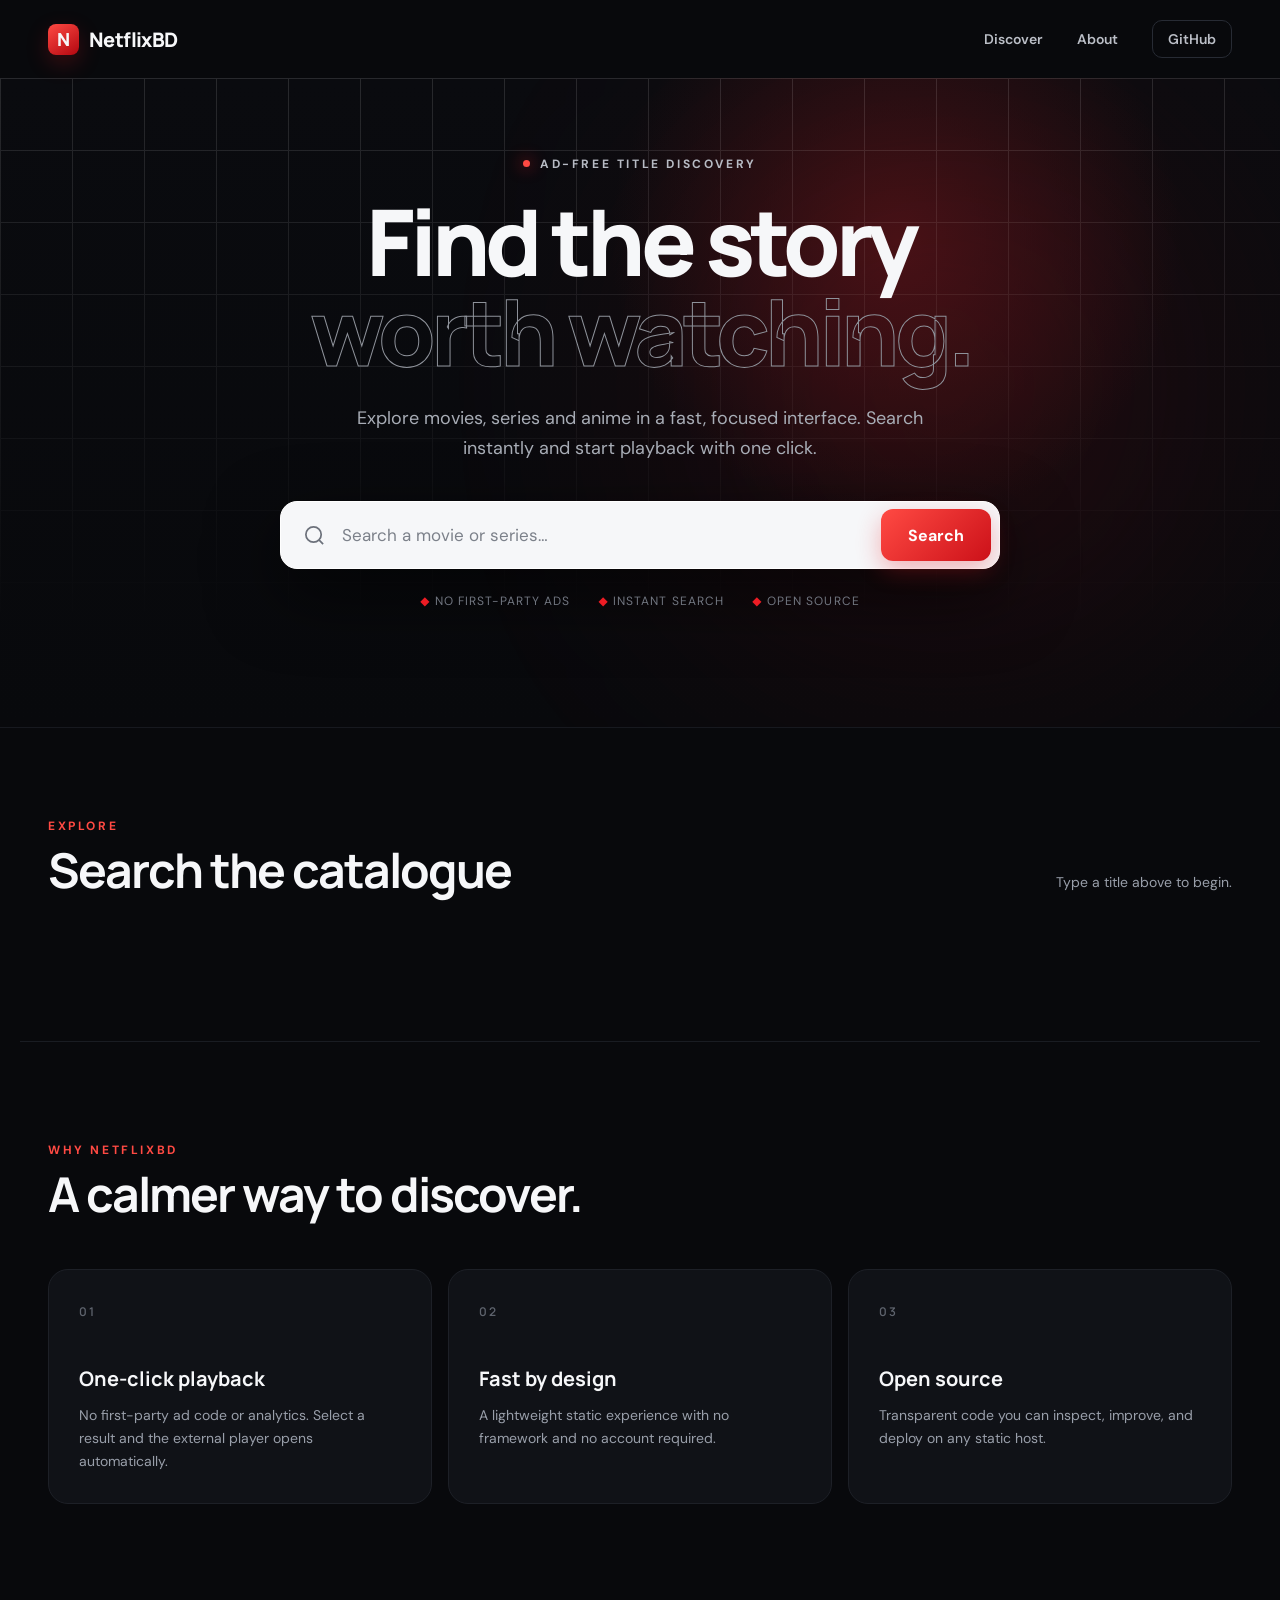
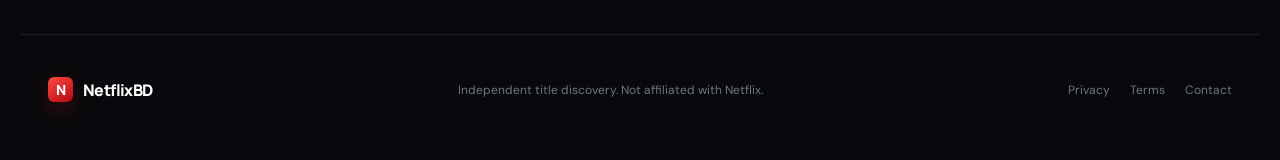
<file: index.html>
<!doctype html>
<html lang="en">
<head>
  <meta charset="utf-8">
  <meta name="viewport" content="width=device-width, initial-scale=1">
  <meta name="theme-color" content="#08090c">
  <meta name="description" content="Discover movies and TV series with NetflixBD — a fast, ad-free title explorer.">
  <meta property="og:title" content="NetflixBD — Find your next story">
  <meta property="og:description" content="Search movies and TV series in a clean, ad-free interface.">
  <meta property="og:image" content="https://netflixbd.pages.dev/og.jpg">
  <link rel="manifest" href="/manifest.json">
  <link rel="apple-touch-icon" href="/icons/apple-touch-icon.png">
  <link rel="icon" href="/icons/icon.ico">
  <link rel="stylesheet" href="style.min.css">
  <title>NetflixBD — Find your next story</title>
</head>
<body>
  <header class="site-header">
    <a class="brand" href="/" aria-label="NetflixBD home"><span>N</span>NetflixBD</a>
    <nav aria-label="Primary navigation">
      <a href="#discover">Discover</a>
      <a href="#about">About</a>
      <a class="github-link" href="https://github.com/kamrullab/netflixbd" target="_blank" rel="noopener noreferrer">GitHub</a>
    </nav>
  </header>

  <main>
    <section class="hero" id="discover">
      <div class="hero-glow" aria-hidden="true"></div>
      <div class="hero-content">
        <p class="eyebrow"><span></span> Ad-free title discovery</p>
        <h1>Find the story<br><em>worth watching.</em></h1>
        <p class="hero-copy">Explore movies, series and anime in a fast, focused interface. Search instantly and start playback with one click.</p>
        <form class="search" id="search-form" role="search">
          <svg aria-hidden="true" viewBox="0 0 24 24"><path d="m21 21-4.35-4.35m2.35-5.65a8 8 0 1 1-16 0 8 8 0 0 1 16 0Z"/></svg>
          <input id="search-input" type="search" autocomplete="off" placeholder="Search a movie or series…" aria-label="Search movies and series">
          <button type="submit">Search</button>
        </form>
        <div class="trust-row" aria-label="Site features">
          <span>◆ No first-party ads</span><span>◆ Instant search</span><span>◆ Open source</span>
        </div>
      </div>
    </section>

    <section class="results-section" aria-live="polite">
      <div class="section-heading">
        <div><p class="kicker">Explore</p><h2 id="results-title">Search the catalogue</h2></div>
        <p id="results-count">Type a title above to begin.</p>
      </div>
      <div id="status" class="status" hidden></div>
      <div id="results" class="results-grid"></div>
    </section>

    <section id="player" class="player" hidden aria-labelledby="player-title">
      <div class="player-heading">
        <div><p class="kicker">Now playing</p><h2 id="player-title">Loading…</h2></div>
        <button id="player-close" class="player-close" type="button" aria-label="Close player">×</button>
      </div>
      <div class="player-frame">
        <iframe id="player-iframe" title="Video player" src="about:blank"
          allow="autoplay; fullscreen; picture-in-picture; presentation" referrerpolicy="no-referrer"
          allowfullscreen></iframe>
      </div>
      <p class="player-note">Playback and any content inside this frame are supplied and controlled by an external provider.</p>
    </section>

    <section id="details" class="details" hidden aria-labelledby="details-title">
      <button id="details-close" class="details-close" type="button" aria-label="Close details">×</button>
      <div id="details-backdrop" class="details-backdrop"></div>
      <div class="details-content">
        <p id="details-type" class="kicker"></p>
        <h2 id="details-title"></h2>
        <div id="details-meta" class="details-meta"></div>
        <p id="details-overview" class="details-overview"></p>
        <div id="details-genres" class="genre-list"></div>
        <a id="imdb-link" class="primary-link" target="_blank" rel="noopener noreferrer">View on IMDb <span>↗</span></a>
      </div>
    </section>

    <section class="about" id="about">
      <p class="kicker">Why NetflixBD</p>
      <h2>A calmer way to discover.</h2>
      <div class="feature-grid">
        <article><span>01</span><h3>One-click playback</h3><p>No first-party ad code or analytics. Select a result and the external player opens automatically.</p></article>
        <article><span>02</span><h3>Fast by design</h3><p>A lightweight static experience with no framework and no account required.</p></article>
        <article><span>03</span><h3>Open source</h3><p>Transparent code you can inspect, improve, and deploy on any static host.</p></article>
      </div>
    </section>
  </main>

  <footer>
    <a class="brand small" href="/"><span>N</span>NetflixBD</a>
    <p>Independent title discovery. Not affiliated with Netflix.</p>
    <div><a href="/privacy-policy.html">Privacy</a><a href="/terms-and-conditions.html">Terms</a><a href="/contact.html">Contact</a></div>
  </footer>

  <noscript><p class="noscript">JavaScript is required to search the catalogue.</p></noscript>
  <script src="script.min.js"></script>
  <script>
    if ('serviceWorker' in navigator) window.addEventListener('load', () => navigator.serviceWorker.register('/sw.js'));
  </script>
</body>
</html>
</file>
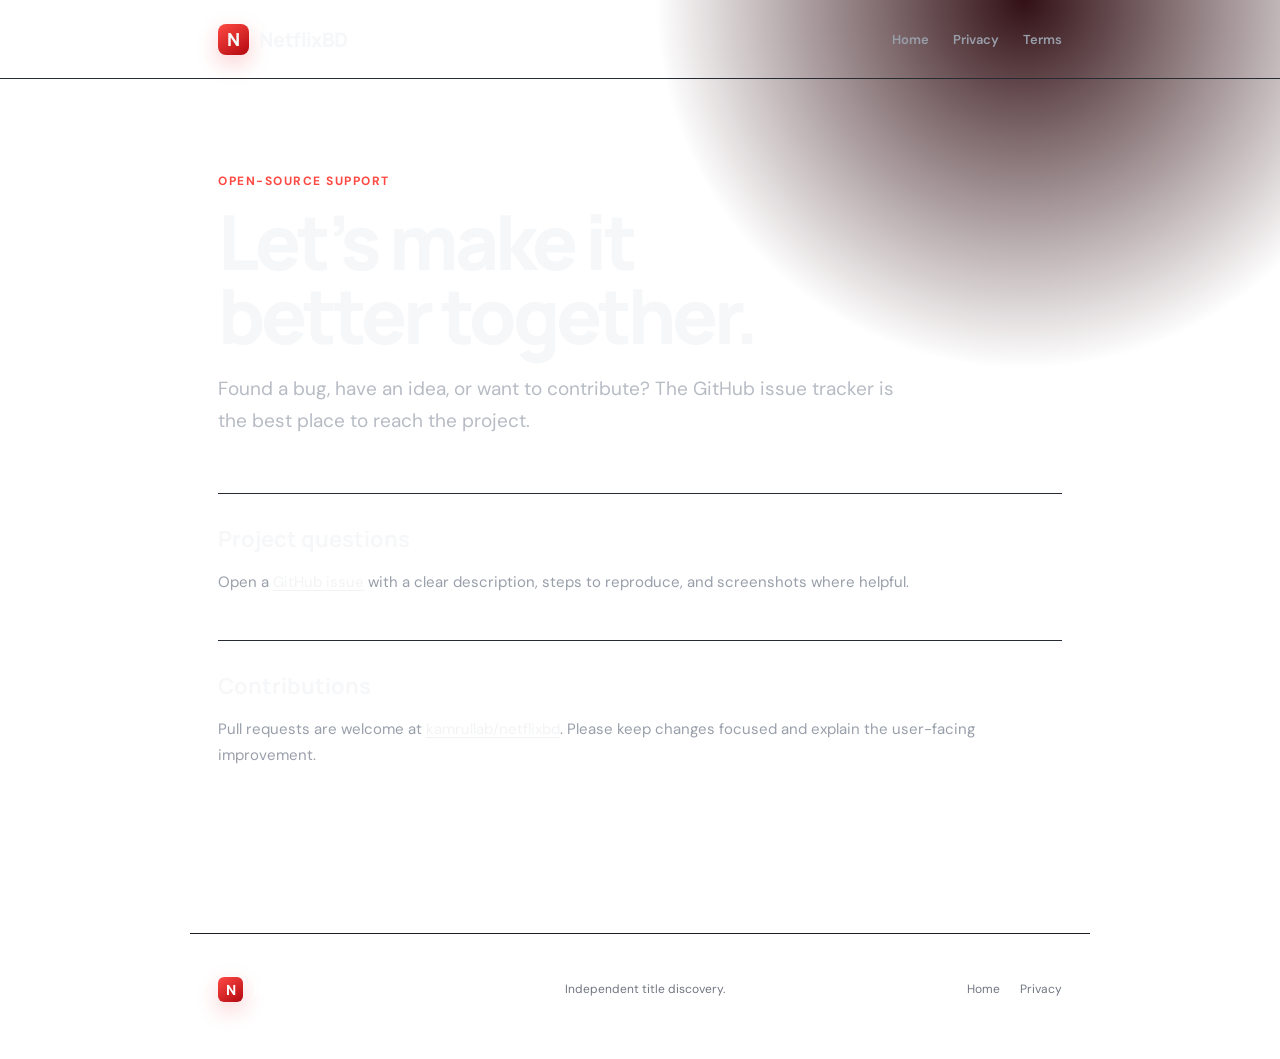
<file: contact.html>
<!doctype html><html lang="en"><head><meta charset="utf-8"><meta name="viewport" content="width=device-width,initial-scale=1"><meta name="theme-color" content="#08090c"><link rel="icon" href="/icons/icon.ico"><link rel="stylesheet" href="style.min.css"><title>Contact — NetflixBD</title></head>
<body class="legal-shell"><div class="legal-header"><header class="site-header"><a class="brand" href="/"><span>N</span>NetflixBD</a><nav><a href="/">Home</a><a href="/privacy-policy.html">Privacy</a><a href="/terms-and-conditions.html">Terms</a></nav></header></div>
<main class="legal"><p class="updated">Open-source support</p><h1>Let’s make it<br>better together.</h1><p class="lead">Found a bug, have an idea, or want to contribute? The GitHub issue tracker is the best place to reach the project.</p>
<article><h2>Project questions</h2><p>Open a <a href="https://github.com/kamrullab/netflixbd/issues" target="_blank" rel="noopener noreferrer">GitHub issue</a> with a clear description, steps to reproduce, and screenshots where helpful.</p></article>
<article><h2>Contributions</h2><p>Pull requests are welcome at <a href="https://github.com/kamrullab/netflixbd" target="_blank" rel="noopener noreferrer">kamrullab/netflixbd</a>. Please keep changes focused and explain the user-facing improvement.</p></article></main>
<footer class="legal-footer"><a class="brand small" href="/"><span>N</span>NetflixBD</a><p>Independent title discovery.</p><div><a href="/">Home</a><a href="/privacy-policy.html">Privacy</a></div></footer></body></html>
</file>
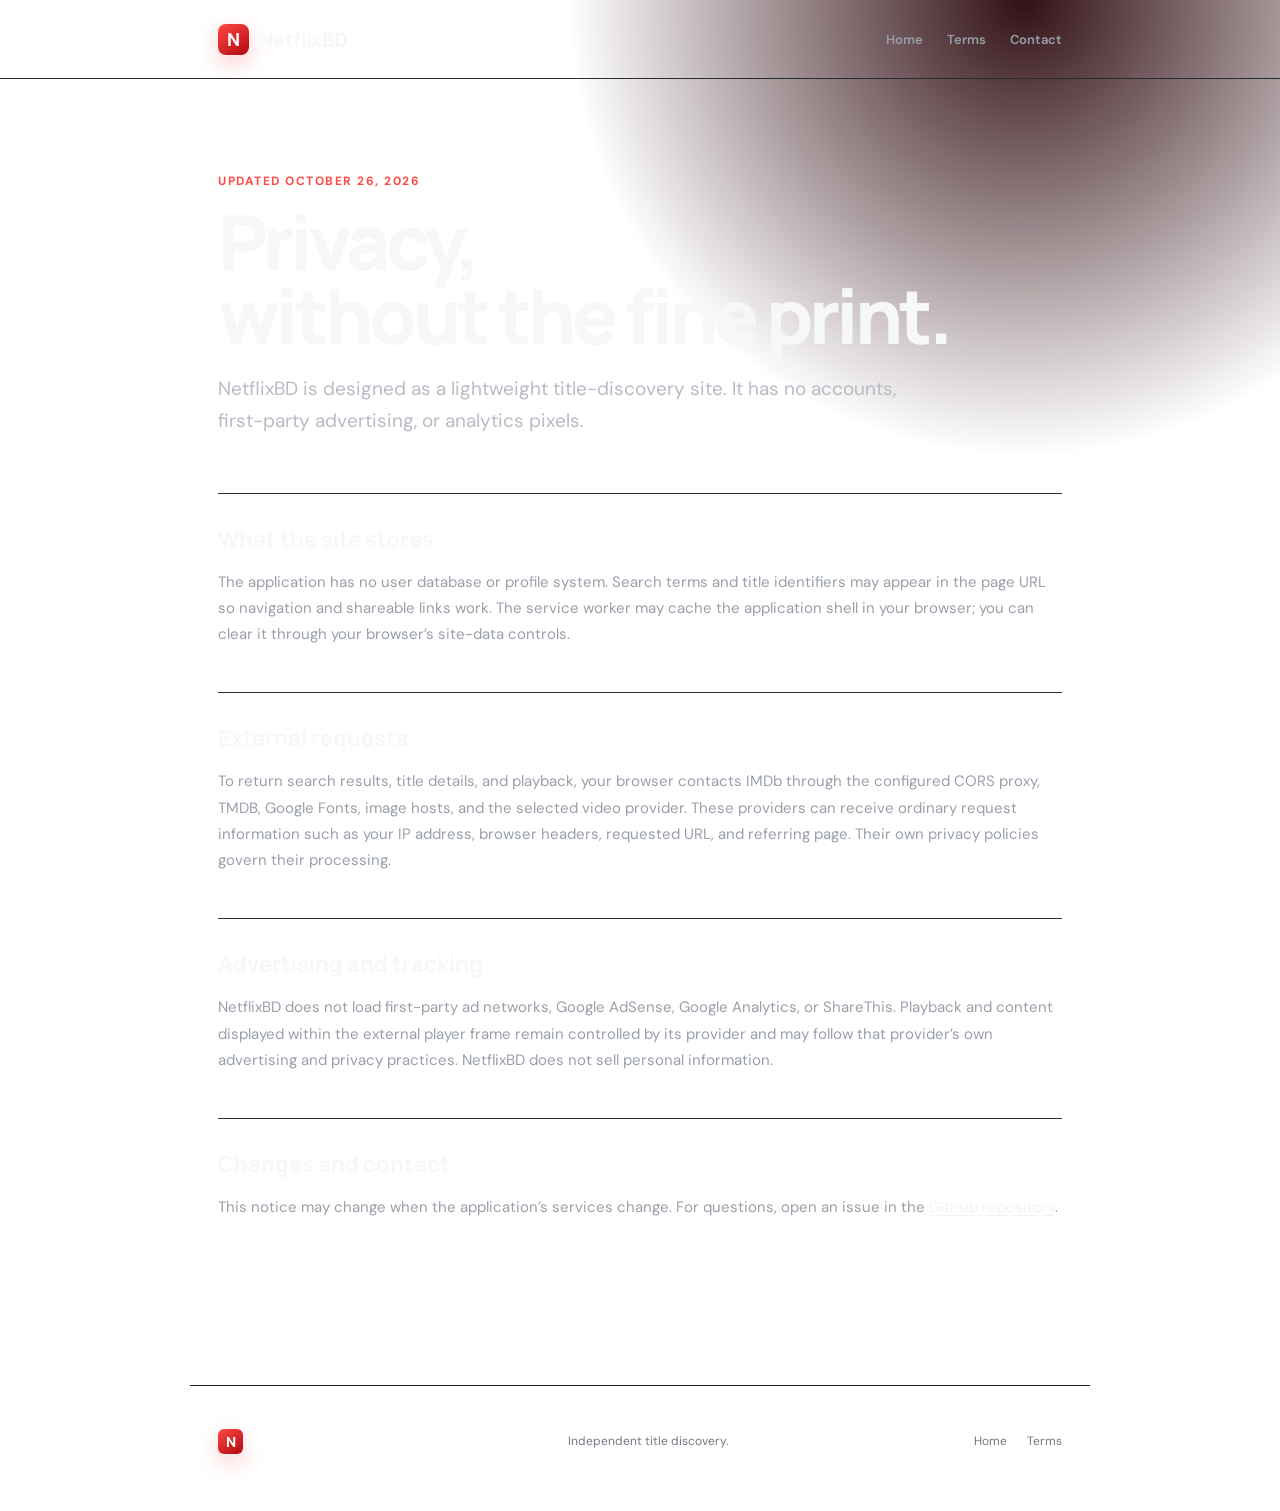
<file: privacy-policy.html>
<!doctype html><html lang="en"><head><meta charset="utf-8"><meta name="viewport" content="width=device-width,initial-scale=1"><meta name="theme-color" content="#08090c"><link rel="icon" href="/icons/icon.ico"><link rel="stylesheet" href="style.min.css"><title>Privacy — NetflixBD</title></head>
<body class="legal-shell"><div class="legal-header"><header class="site-header"><a class="brand" href="/"><span>N</span>NetflixBD</a><nav><a href="/">Home</a><a href="/terms-and-conditions.html">Terms</a><a href="/contact.html">Contact</a></nav></header></div>
<main class="legal"><p class="updated">Updated October 26, 2026</p><h1>Privacy,<br>without the fine print.</h1><p class="lead">NetflixBD is designed as a lightweight title-discovery site. It has no accounts, first-party advertising, or analytics pixels.</p>
<article><h2>What the site stores</h2><p>The application has no user database or profile system. Search terms and title identifiers may appear in the page URL so navigation and shareable links work. The service worker may cache the application shell in your browser; you can clear it through your browser’s site-data controls.</p></article>
<article><h2>External requests</h2><p>To return search results, title details, and playback, your browser contacts IMDb through the configured CORS proxy, TMDB, Google Fonts, image hosts, and the selected video provider. These providers can receive ordinary request information such as your IP address, browser headers, requested URL, and referring page. Their own privacy policies govern their processing.</p></article>
<article><h2>Advertising and tracking</h2><p>NetflixBD does not load first-party ad networks, Google AdSense, Google Analytics, or ShareThis. Playback and content displayed within the external player frame remain controlled by its provider and may follow that provider’s own advertising and privacy practices. NetflixBD does not sell personal information.</p></article>
<article><h2>Changes and contact</h2><p>This notice may change when the application’s services change. For questions, open an issue in the <a href="https://github.com/kamrullab/netflixbd/issues" target="_blank" rel="noopener noreferrer">GitHub repository</a>.</p></article></main>
<footer class="legal-footer"><a class="brand small" href="/"><span>N</span>NetflixBD</a><p>Independent title discovery.</p><div><a href="/">Home</a><a href="/terms-and-conditions.html">Terms</a></div></footer></body></html>
</file>
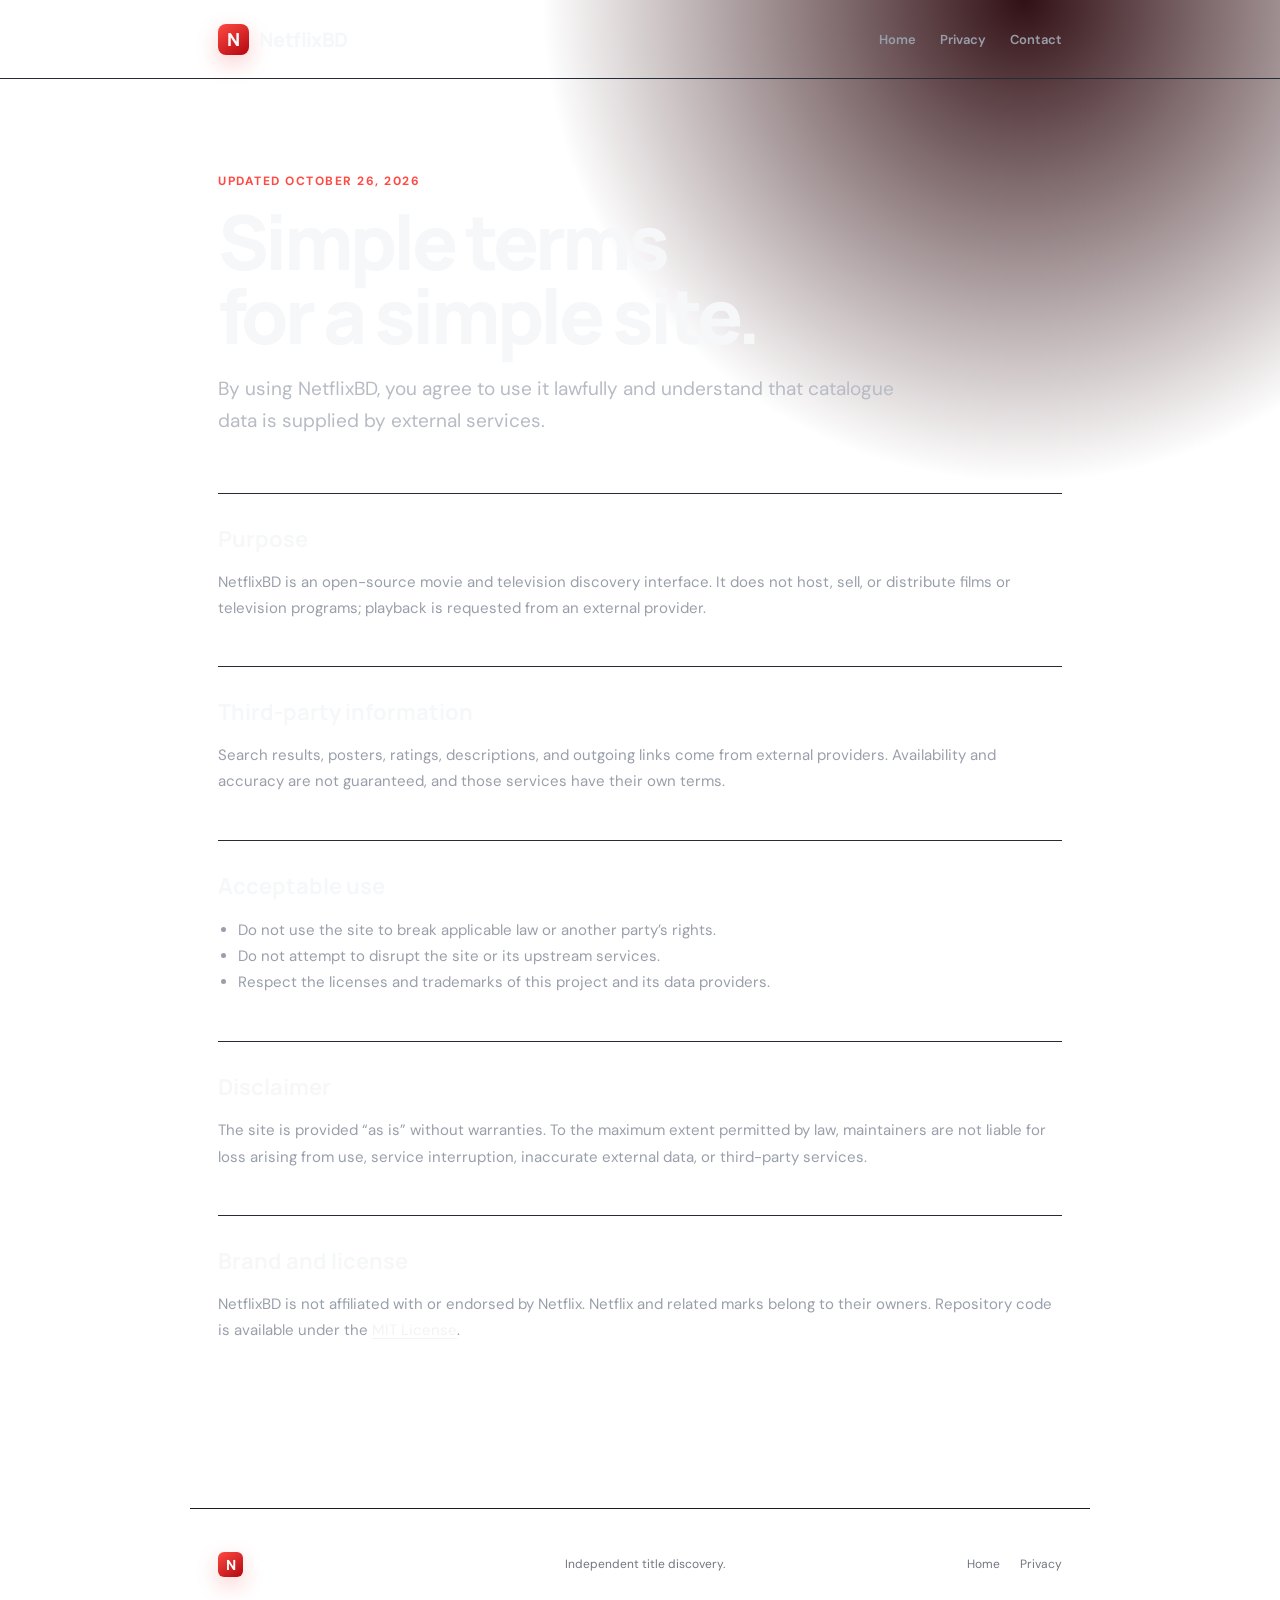
<file: terms-and-conditions.html>
<!doctype html><html lang="en"><head><meta charset="utf-8"><meta name="viewport" content="width=device-width,initial-scale=1"><meta name="theme-color" content="#08090c"><link rel="icon" href="/icons/icon.ico"><link rel="stylesheet" href="style.min.css"><title>Terms — NetflixBD</title></head>
<body class="legal-shell"><div class="legal-header"><header class="site-header"><a class="brand" href="/"><span>N</span>NetflixBD</a><nav><a href="/">Home</a><a href="/privacy-policy.html">Privacy</a><a href="/contact.html">Contact</a></nav></header></div>
<main class="legal"><p class="updated">Updated October 26, 2026</p><h1>Simple terms<br>for a simple site.</h1><p class="lead">By using NetflixBD, you agree to use it lawfully and understand that catalogue data is supplied by external services.</p>
<article><h2>Purpose</h2><p>NetflixBD is an open-source movie and television discovery interface. It does not host, sell, or distribute films or television programs; playback is requested from an external provider.</p></article>
<article><h2>Third-party information</h2><p>Search results, posters, ratings, descriptions, and outgoing links come from external providers. Availability and accuracy are not guaranteed, and those services have their own terms.</p></article>
<article><h2>Acceptable use</h2><ul><li>Do not use the site to break applicable law or another party’s rights.</li><li>Do not attempt to disrupt the site or its upstream services.</li><li>Respect the licenses and trademarks of this project and its data providers.</li></ul></article>
<article><h2>Disclaimer</h2><p>The site is provided “as is” without warranties. To the maximum extent permitted by law, maintainers are not liable for loss arising from use, service interruption, inaccurate external data, or third-party services.</p></article>
<article><h2>Brand and license</h2><p>NetflixBD is not affiliated with or endorsed by Netflix. Netflix and related marks belong to their owners. Repository code is available under the <a href="https://github.com/kamrullab/netflixbd/blob/main/LICENSE" target="_blank" rel="noopener noreferrer">MIT License</a>.</p></article></main>
<footer class="legal-footer"><a class="brand small" href="/"><span>N</span>NetflixBD</a><p>Independent title discovery.</p><div><a href="/">Home</a><a href="/privacy-policy.html">Privacy</a></div></footer></body></html>
</file>
<file: style.min.css>
@import url('https://fonts.googleapis.com/css2?family=DM+Sans:wght@400;500;600;700&family=Manrope:wght@500;600;700;800&display=swap');

:root{--bg:#08090c;--panel:#101217;--soft:#171a20;--line:#272b34;--text:#f6f7f9;--muted:#999faa;--red:#ed1c24;--red2:#ff4a43;--max:1240px;--radius:20px}
*{box-sizing:border-box}
html{scroll-behavior:smooth}
body{margin:0;background:var(--bg);color:var(--text);font-family:'DM Sans',system-ui,sans-serif;-webkit-font-smoothing:antialiased}
a{color:inherit;text-decoration:none}
button,input{font:inherit}
.site-header{height:78px;display:flex;align-items:center;justify-content:space-between;max-width:var(--max);margin:auto;padding:0 28px;position:relative;z-index:10}
.brand{display:flex;align-items:center;gap:10px;font:800 20px 'Manrope',sans-serif;letter-spacing:-.6px}
.brand span{display:grid;place-items:center;width:31px;height:31px;background:linear-gradient(145deg,var(--red2),#b20710);border-radius:8px;box-shadow:0 8px 22px #ed1c2438;font-size:18px}
.site-header nav{display:flex;align-items:center;gap:34px;color:#bbbfc7;font-size:14px;font-weight:600}
.site-header nav a:hover{color:#fff}
.github-link{border:1px solid var(--line);padding:9px 15px;border-radius:10px}
.hero{min-height:650px;position:relative;display:grid;place-items:center;overflow:hidden;border-bottom:1px solid #17191f;background:radial-gradient(circle at 70% 25%,#3c1115 0,transparent 28%),linear-gradient(180deg,#0a0b0f 0%,#08090c 100%)}
.hero:before{content:"";position:absolute;inset:0;opacity:.12;background-image:linear-gradient(#fff 1px,transparent 1px),linear-gradient(90deg,#fff 1px,transparent 1px);background-size:72px 72px;mask-image:linear-gradient(to bottom,black,transparent 85%)}
.hero-glow{position:absolute;width:420px;height:420px;border-radius:50%;background:#e91b2470;filter:blur(140px);right:10%;top:15%;opacity:.4}
.hero-content{width:min(900px,calc(100% - 40px));text-align:center;position:relative;padding:70px 0 110px}
.eyebrow,.kicker{text-transform:uppercase;font-size:12px;font-weight:700;letter-spacing:2.6px;color:#b7bbc4}
.eyebrow{display:flex;align-items:center;justify-content:center;gap:10px;margin:0 0 24px}
.eyebrow span{width:7px;height:7px;border-radius:50%;background:var(--red2);box-shadow:0 0 16px var(--red)}
h1{font:800 clamp(50px,7.2vw,92px)/.98 'Manrope',sans-serif;letter-spacing:-5px;margin:0}
h1 em{font-style:normal;color:transparent;-webkit-text-stroke:1px #8e929a}
.hero-copy{max-width:610px;color:#a8adb6;font-size:18px;line-height:1.65;margin:28px auto 38px}
.search{height:68px;max-width:720px;margin:auto;display:flex;align-items:center;gap:14px;padding:7px 8px 7px 22px;background:#f6f7f9;border:1px solid #fff;border-radius:17px;box-shadow:0 25px 70px #0009}
.search svg{width:23px;fill:none;stroke:#6c717b;stroke-width:1.8;flex:0 0 auto}
.search input{min-width:0;flex:1;border:0;outline:0;background:transparent;color:#13151a;font-size:17px}
.search input::placeholder{color:#7c818a}
.search button{border:0;background:linear-gradient(135deg,var(--red2),#cc1119);color:#fff;height:52px;padding:0 27px;border-radius:12px;font-weight:700;cursor:pointer;box-shadow:0 9px 24px #e51c2750;transition:.2s}
.search button:hover{transform:translateY(-1px);filter:brightness(1.08)}
.trust-row{display:flex;justify-content:center;gap:28px;margin-top:24px;color:#717680;font-size:12px;text-transform:uppercase;letter-spacing:1.1px}.trust-row span::first-letter{color:var(--red)}
.results-section{max-width:var(--max);margin:auto;padding:90px 28px 110px}
.section-heading{display:flex;align-items:end;justify-content:space-between;margin-bottom:34px}.kicker{color:var(--red2);margin:0 0 10px}.section-heading h2,.about>h2{font:700 clamp(30px,4vw,48px)/1.1 'Manrope',sans-serif;letter-spacing:-2px;margin:0}.section-heading>p{color:var(--muted);font-size:14px;margin:0 0 6px}
.results-grid{display:grid;grid-template-columns:repeat(5,1fr);gap:18px}
.movie-card{position:relative;background:var(--panel);border:1px solid #1b1e25;border-radius:16px;overflow:hidden;cursor:pointer;text-align:left;color:inherit;padding:0;transition:transform .25s,border-color .25s,box-shadow .25s}
.movie-card:hover{transform:translateY(-7px);border-color:#484d58;box-shadow:0 22px 50px #0008}.movie-card:focus-visible{outline:2px solid var(--red2);outline-offset:3px}
.poster{aspect-ratio:2/3;background:#181b22;overflow:hidden;position:relative}.poster:after{content:"Play now ▶";position:absolute;inset:auto 14px 14px;display:grid;place-items:center;height:38px;border-radius:10px;background:#f4f5f7;color:#111318;font-size:13px;font-weight:700;transform:translateY(60px);transition:.25s}.movie-card:hover .poster:after{transform:none}.poster img{width:100%;height:100%;object-fit:cover;display:block;transition:transform .4s}.movie-card:hover img{transform:scale(1.035)}
.card-copy{padding:16px}.card-copy h3{font:700 16px/1.3 'Manrope',sans-serif;margin:0 0 7px;white-space:nowrap;overflow:hidden;text-overflow:ellipsis}.card-copy p{margin:0;color:#7f858f;font-size:13px;white-space:nowrap;overflow:hidden;text-overflow:ellipsis}.type-tag{position:absolute;top:11px;left:11px;padding:6px 8px;border-radius:7px;background:#080a0dcc;backdrop-filter:blur(8px);font-size:10px;font-weight:700;letter-spacing:1px;text-transform:uppercase}
.status{padding:28px;border:1px solid var(--line);border-radius:var(--radius);color:var(--muted);text-align:center}.status.error{color:#ff9b9b;border-color:#5e2529;background:#1c0e10}
.player{max-width:var(--max);margin:0 auto 110px;padding:0 28px}.player[hidden]{display:none}.player-heading{display:flex;align-items:end;justify-content:space-between;margin-bottom:22px}.player-heading h2{font:700 clamp(28px,4vw,44px)/1.1 'Manrope',sans-serif;letter-spacing:-2px;margin:0}.player-close{width:42px;height:42px;border:1px solid var(--line);border-radius:50%;background:var(--panel);color:#fff;font-size:25px;cursor:pointer}.player-frame{position:relative;aspect-ratio:16/9;background:#000;border:1px solid var(--line);border-radius:22px;overflow:hidden;box-shadow:0 30px 80px #0009}.player-frame iframe{position:absolute;inset:0;width:100%;height:100%;border:0}.player-note{color:#737985;font-size:12px;line-height:1.6;margin:13px 3px 0}
.details{max-width:var(--max);margin:0 auto 110px;min-height:520px;border:1px solid var(--line);border-radius:28px;overflow:hidden;position:relative;background:#111318;display:grid;align-items:end}.details[hidden]{display:none}.details-backdrop{position:absolute;inset:0;background-size:cover;background-position:center}.details-backdrop:after{content:"";position:absolute;inset:0;background:linear-gradient(90deg,#0d0f13 8%,#0d0f13e8 42%,#0d0f1340),linear-gradient(0deg,#0d0f13,transparent 60%)}.details-content{position:relative;z-index:2;padding:65px;width:min(620px,70%)}.details h2{font:800 clamp(38px,5vw,65px)/1.02 'Manrope',sans-serif;letter-spacing:-3px;margin:8px 0 17px}.details-meta{display:flex;gap:18px;color:#d6d8dd;font-size:14px;font-weight:600}.details-overview{color:#adb1ba;line-height:1.75;font-size:16px}.genre-list{display:flex;flex-wrap:wrap;gap:8px;margin:24px 0}.genre-list span{border:1px solid #3a3e47;border-radius:99px;padding:7px 11px;color:#c2c5cb;font-size:12px}.primary-link{display:inline-flex;align-items:center;gap:12px;background:#f4f5f7;color:#111318;padding:13px 17px;border-radius:11px;font-weight:700;font-size:14px}.details-close{position:absolute;z-index:4;right:20px;top:20px;width:42px;height:42px;border:1px solid #ffffff27;background:#0b0c10cc;color:#fff;border-radius:50%;font-size:26px;cursor:pointer}
.about{max-width:var(--max);margin:auto;padding:100px 28px 130px;border-top:1px solid #191c22}.feature-grid{display:grid;grid-template-columns:repeat(3,1fr);gap:16px;margin-top:48px}.feature-grid article{background:var(--panel);border:1px solid #1d2027;border-radius:var(--radius);padding:30px}.feature-grid article>span{color:#5f646e;font:600 12px 'Manrope';letter-spacing:2px}.feature-grid h3{font:700 20px 'Manrope';margin:44px 0 12px}.feature-grid p{color:var(--muted);line-height:1.65;margin:0;font-size:14px}
footer{max-width:var(--max);margin:auto;padding:35px 28px 50px;border-top:1px solid #1a1d23;display:flex;align-items:center;justify-content:space-between;color:#717680;font-size:12px}.brand.small{font-size:16px;color:#fff}.brand.small span{width:25px;height:25px;font-size:14px;border-radius:6px}footer>div{display:flex;gap:20px}footer a:hover{color:#fff}.noscript{padding:20px;text-align:center;background:#501016}
.legal-shell{min-height:100vh;background:radial-gradient(circle at 80% 0,#321015 0,transparent 25%)}.legal-header{border-bottom:1px solid var(--line)}.legal-header .site-header{max-width:900px}.legal-header nav{display:flex;gap:24px;color:var(--muted);font-size:13px}.legal{max-width:900px;margin:auto;padding:80px 28px 120px}.legal h1{font-size:clamp(45px,7vw,76px);letter-spacing:-4px;margin-bottom:20px}.legal .lead{font-size:19px;color:#b7bbc4;line-height:1.7;max-width:700px;margin-bottom:55px}.legal article{border-top:1px solid var(--line);padding:30px 0}.legal h2{font:700 22px 'Manrope';margin:0 0 14px}.legal h3{font:700 17px 'Manrope';margin:24px 0 10px}.legal p,.legal li{color:#999faa;line-height:1.75;font-size:15px}.legal a{color:#f2f3f5;text-decoration:underline;text-underline-offset:3px}.legal ul{padding-left:20px}.legal .updated{color:var(--red2);font-size:12px;text-transform:uppercase;letter-spacing:1.5px;font-weight:700}.legal-footer{max-width:900px}
@media(max-width:980px){.results-grid{grid-template-columns:repeat(4,1fr)}.details{margin-inline:20px}.details-content{width:78%;padding:45px}.feature-grid{grid-template-columns:1fr}}
@media(max-width:720px){.site-header{height:68px;padding:0 20px}.site-header nav>a:not(.github-link){display:none}.hero{min-height:620px}.hero-content{padding:55px 0 85px}h1{letter-spacing:-3px}.hero-copy{font-size:16px}.results-section{padding:70px 20px}.results-grid{grid-template-columns:repeat(2,1fr);gap:12px}.section-heading{align-items:start;flex-direction:column;gap:12px}.search{height:62px;padding-left:16px}.search button{height:48px;padding:0 19px}.trust-row{gap:10px;flex-wrap:wrap}.player{padding:0 20px}.player-frame{border-radius:14px}.details{min-height:560px}.details-backdrop:after{background:linear-gradient(0deg,#0d0f13 20%,#0d0f13bb 70%,#0d0f1322)}.details-content{width:100%;padding:32px 25px}.details h2{letter-spacing:-2px}.about{padding:80px 20px}.feature-grid{margin-top:32px}footer{flex-direction:column;align-items:flex-start;gap:20px;padding-inline:20px}}
@media(max-width:390px){.search svg{display:none}.search{padding-left:14px}.search button{padding:0 14px}.results-grid{grid-template-columns:1fr 1fr}.card-copy{padding:12px}.card-copy h3{font-size:14px}}
</file>
